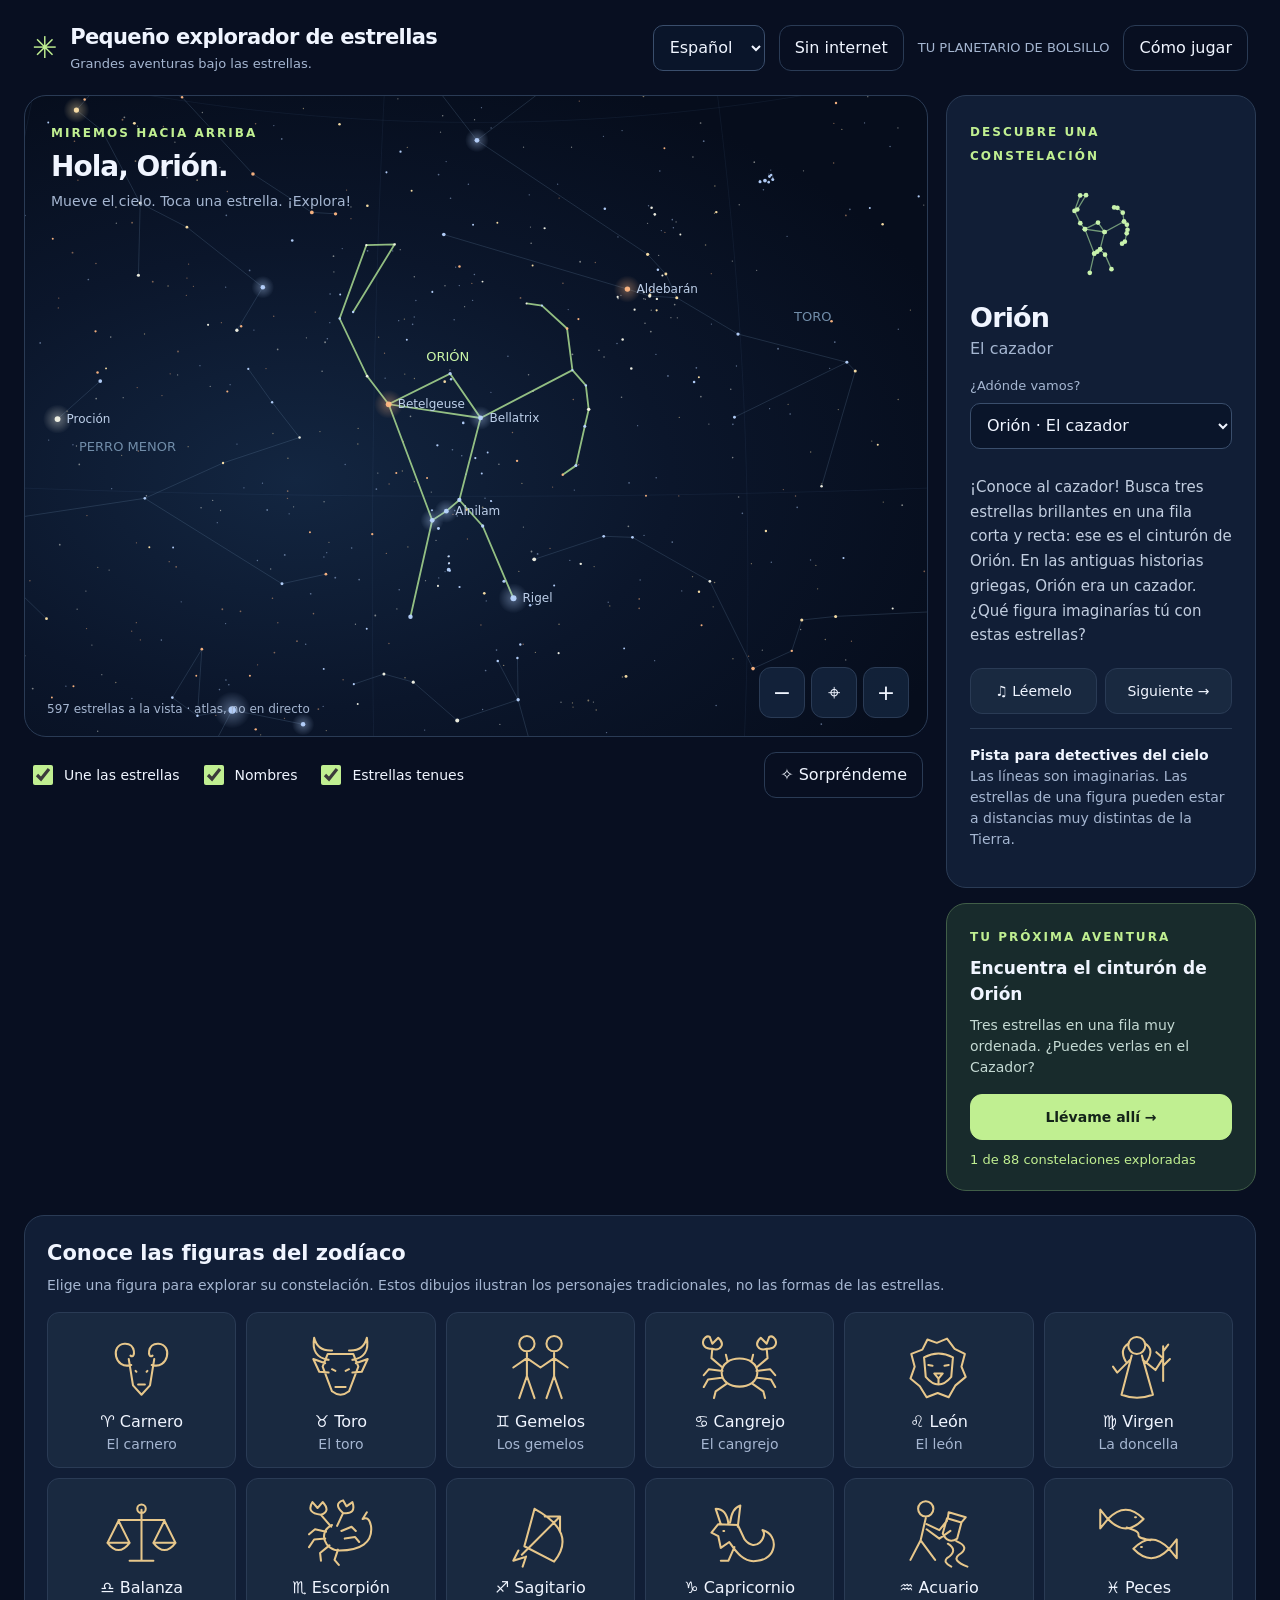
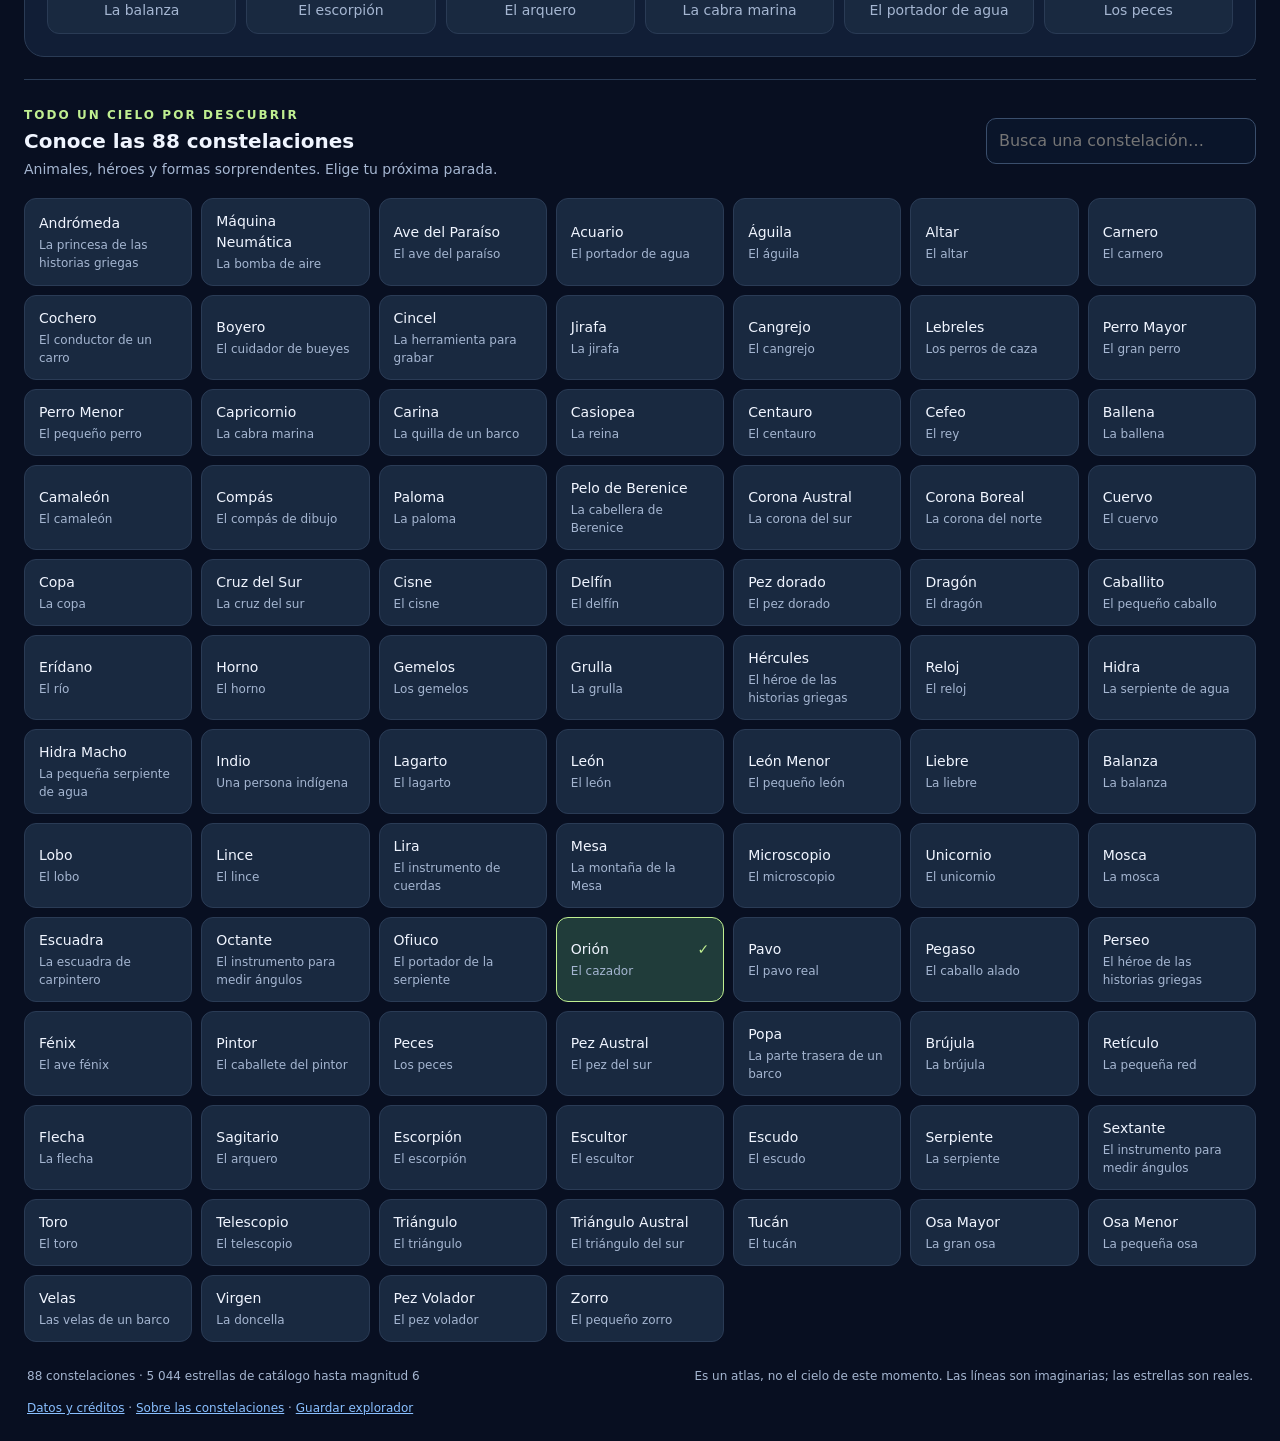
<file: index.html>
<!doctype html>
<html lang="es">
<head>
<meta charset="utf-8">
<meta name="viewport" content="width=device-width, initial-scale=1">
<title>Explorador de estrellas / Star Explorer</title>
<meta http-equiv="refresh" content="0; url=./docs/">
<link rel="canonical" href="https://samofas2011-ux.github.io/little-star-explorer/docs/">
</head>
<body><p><a href="./docs/">Abrir el explorador de estrellas / Open Star Explorer</a></p></body>
</html>
</file>
